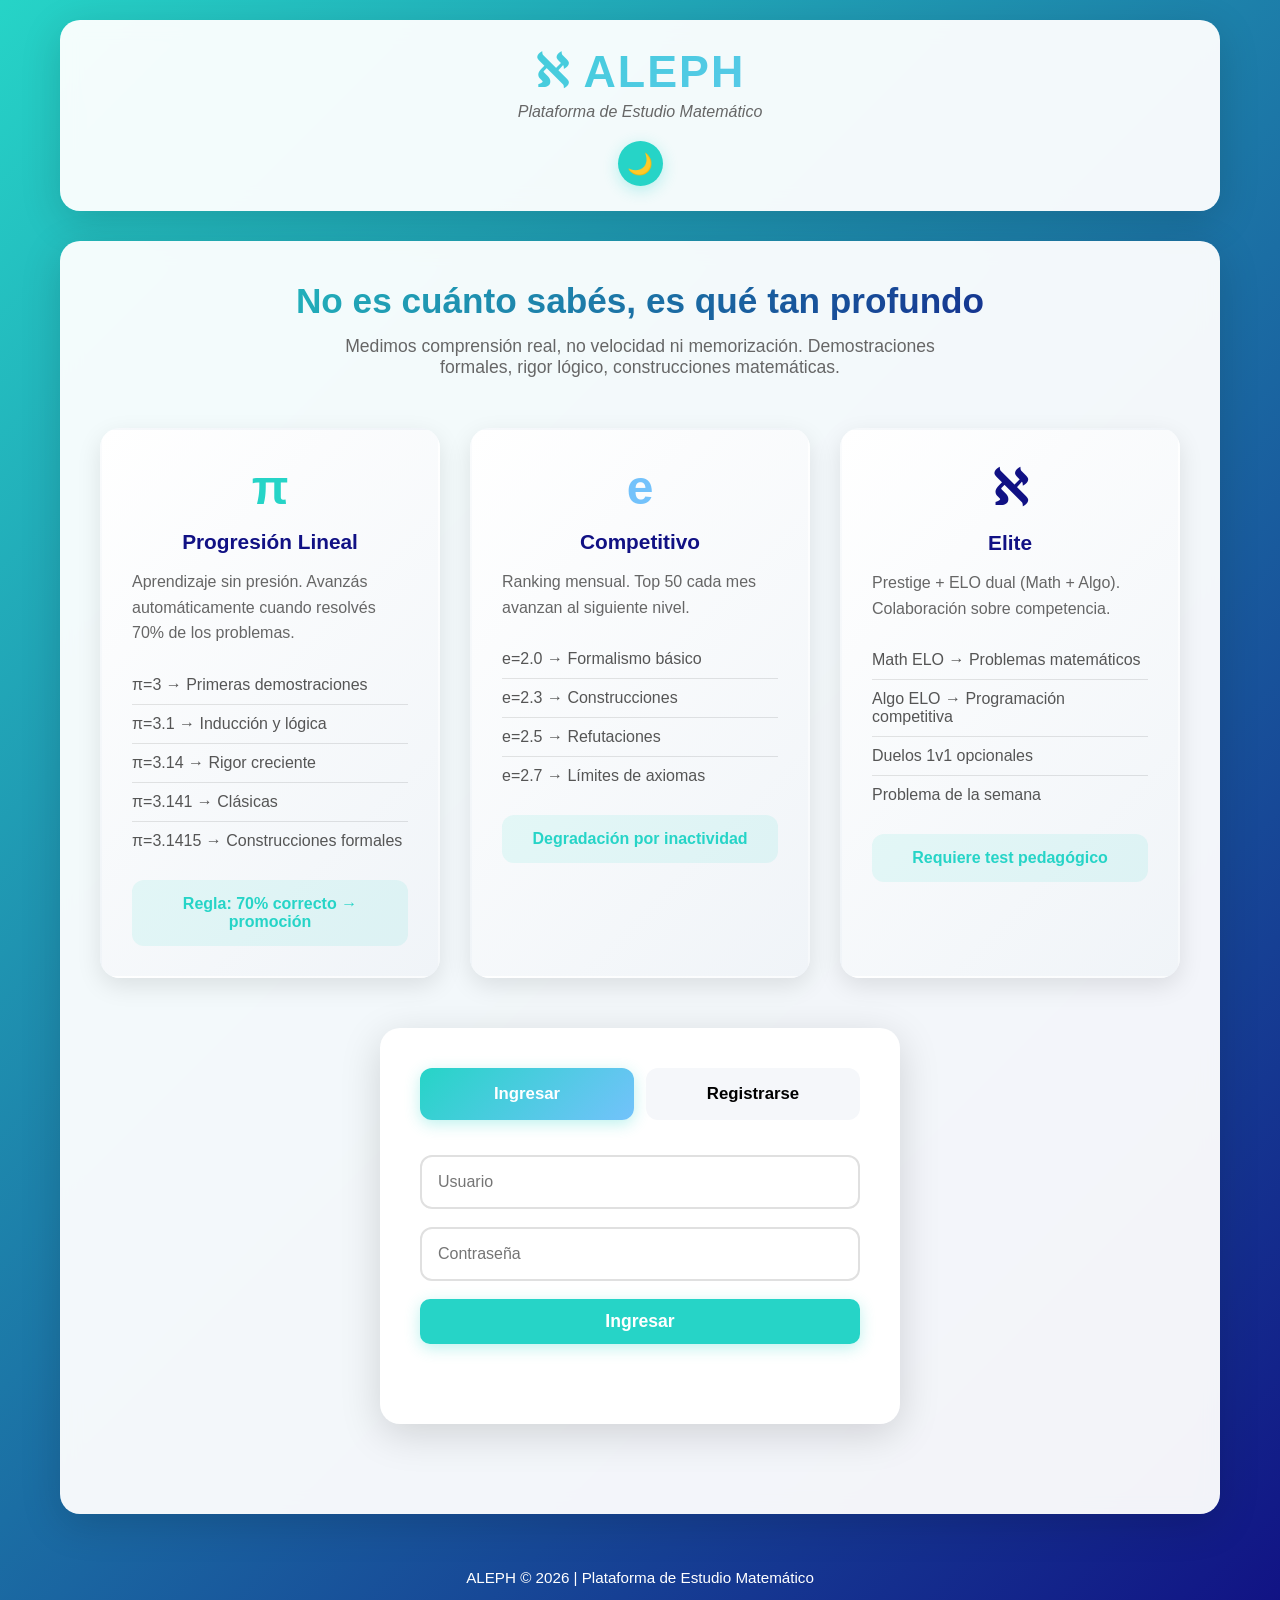
<file: frontend/index.html>
<!DOCTYPE html>
<html lang="es">
<head>
    <meta charset="UTF-8">
    <meta name="viewport" content="width=device-width, initial-scale=1.0">
    <title>ALEPH - Plataforma de Estudio Matemático</title>
    <link rel="stylesheet" href="css/style.css">
</head>
<body>
    <div class="container">
        <header>
            <h1>ℵ ALEPH</h1>
            <p class="tagline">Plataforma de Estudio Matemático</p>
            <div style="text-align: center;">
<button class="dark-mode-toggle" id="darkModeBtn" title="Cambiar tema">🌙</button>
            </div>
        </header>

        <main>
            <section class="hero">
                <h2>No es cuánto sabés, es qué tan profundo</h2>
                <p>Medimos comprensión real, no velocidad ni memorización. Demostraciones formales, rigor lógico, construcciones matemáticas.</p>
            </section>

            <section class="levels">
                <div class="level-card">
                    <h3 class="pi">π</h3>
                    <h4>Progresión Lineal</h4>
                    <p>Aprendizaje sin presión. Avanzás automáticamente cuando resolvés 70% de los problemas.</p>
                    <ul>
                        <li>π=3 → Primeras demostraciones</li>
                        <li>π=3.1 → Inducción y lógica</li>
                        <li>π=3.14 → Rigor creciente</li>
                        <li>π=3.141 → Clásicas</li>
                        <li>π=3.1415 → Construcciones formales</li>
                    </ul>
                    <div class="progression">
                        Regla: 70% correcto → promoción
                    </div>
                </div>

                <div class="level-card">
                    <h3 class="euler">e</h3>
                    <h4>Competitivo</h4>
                    <p>Ranking mensual. Top 50 cada mes avanzan al siguiente nivel.</p>
                    <ul>
                        <li>e=2.0 → Formalismo básico</li>
                        <li>e=2.3 → Construcciones</li>
                        <li>e=2.5 → Refutaciones</li>
                        <li>e=2.7 → Límites de axiomas</li>
                    </ul>
                    <div class="progression">
                        Degradación por inactividad
                    </div>
                </div>

                <div class="level-card">
                    <h3 class="aleph">ℵ</h3>
                    <h4>Elite</h4>
                    <p>Prestige + ELO dual (Math + Algo). Colaboración sobre competencia.</p>
                    <ul>
                        <li>Math ELO → Problemas matemáticos</li>
                        <li>Algo ELO → Programación competitiva</li>
                        <li>Duelos 1v1 opcionales</li>
                        <li>Problema de la semana</li>
                    </ul>
                    <div class="progression">
                        Requiere test pedagógico
                    </div>
                </div>
            </section>

            <section class="auth">
                <div class="auth-container">
                    <div class="auth-tabs">
                        <button class="tab active" onclick="showLogin()">Ingresar</button>
                        <button class="tab" onclick="showRegister()">Registrarse</button>
                    </div>

                    <form id="loginForm" class="auth-form" onsubmit="return handleLogin(event)">
                        <input type="text" id="loginUsername" placeholder="Usuario" required>
                        <input type="password" id="loginPassword" placeholder="Contraseña" required>
                        <button type="submit">Ingresar</button>
                        <div id="loginError" class="error"></div>
                    </form>

                    <form id="registerForm" class="auth-form" style="display: none;" onsubmit="return handleRegister(event)">
                        <input type="text" id="registerUsername" placeholder="Usuario" required>
                        <input type="email" id="registerEmail" placeholder="Email" required>
                        <input type="password" id="registerPassword" placeholder="Contraseña" required>
                        <button type="submit">Crear Cuenta</button>
                        <div id="registerError" class="error"></div>
                    </form>
                </div>
            </section>
        </main>

        <footer>
            <p>ALEPH © 2026 | Plataforma de Estudio Matemático</p>
        </footer>
    </div>

    <script src="js/app.js"></script>
</body>
</html>
</file>
<file: frontend/css/style.css>
/* ALEPH - Plataforma de Estudio Matemático */
/* Paleta: #26D4C7 (turquesa), #111184 (azul profundo), #73C2FB (azul claro) */

:root {
    --primary: #26D4C7;
    --dark: #111184;
    --accent: #73C2FB;
    --bg-light: #f8f9fa;
    --bg-dark: #0a0a1f;
    --text-light: #2d3748;
    --text-dark: #e2e8f0;
    --card-light: #ffffff;
    --card-dark: #1a1a3e;
}

* {
    margin: 0;
    padding: 0;
    box-sizing: border-box;
}

body {
    font-family: 'Inter', 'Segoe UI', Tahoma, sans-serif;
    background: linear-gradient(135deg, var(--primary) 0%, var(--dark) 100%);
    min-height: 100vh;
    color: var(--text-light);
    transition: background 0.3s ease;
}

body.dark-mode {
    background: linear-gradient(135deg, var(--dark) 0%, #000000 100%);
    color: var(--text-dark);
}

.container {
    max-width: 1200px;
    margin: 0 auto;
    padding: 20px;
}

/* ========== HEADER ========== */
header {
    background: rgba(255, 255, 255, 0.95);
    padding: 25px 35px;
    border-radius: 20px;
    margin-bottom: 30px;
    box-shadow: 0 10px 40px rgba(0, 0, 0, 0.15);
    backdrop-filter: blur(10px);
}

body.dark-mode header {
    background: rgba(26, 26, 62, 0.95);
}

header h1 {
    font-size: 2.8em;
    background: linear-gradient(135deg, var(--primary), var(--accent));
    -webkit-background-clip: text;
    -webkit-text-fill-color: transparent;
    background-clip: text;
    text-align: center;
    margin-bottom: 5px;
    font-weight: 800;
    letter-spacing: 2px;
}

.tagline {
    text-align: center;
    font-style: italic;
    color: #666;
    font-size: 1em;
    margin-bottom: 20px;
}

body.dark-mode .tagline {
    color: #999;
}

.header-content {
    display: flex;
    justify-content: space-between;
    align-items: center;
    flex-wrap: wrap;
    gap: 15px;
}

.user-info {
    display: flex;
    gap: 15px;
    align-items: center;
}

.level-badge {
    background: linear-gradient(135deg, var(--primary), var(--accent));
    color: white;
    padding: 8px 18px;
    border-radius: 25px;
    font-weight: bold;
    font-size: 0.95em;
    box-shadow: 0 4px 15px rgba(38, 212, 199, 0.3);
}

#username {
    font-weight: 600;
    color: var(--dark);
}

body.dark-mode #username {
    color: var(--text-dark);
}

/* Dark mode toggle */
.dark-mode-toggle {
    background: var(--primary);
    border: none;
    color: white;
    width: 45px;
    height: 45px;
    border-radius: 50%;
    cursor: pointer;
    font-size: 1.3em;
    transition: all 0.3s ease;
    box-shadow: 0 4px 15px rgba(38, 212, 199, 0.3);
}

.dark-mode-toggle:hover {
    transform: scale(1.1);
    box-shadow: 0 6px 20px rgba(38, 212, 199, 0.5);
}

body.dark-mode .dark-mode-toggle {
    background: var(--accent);
}

/* ========== MAIN CONTENT ========== */
main {
    background: rgba(255, 255, 255, 0.95);
    padding: 40px;
    border-radius: 20px;
    box-shadow: 0 10px 40px rgba(0, 0, 0, 0.15);
    backdrop-filter: blur(10px);
    margin-bottom: 30px;
}

body.dark-mode main {
    background: rgba(26, 26, 62, 0.95);
}

h2 {
    color: var(--dark);
    margin-bottom: 25px;
    font-size: 1.8em;
    font-weight: 700;
}

body.dark-mode h2 {
    color: var(--primary);
}

/* ========== HERO ========== */
.hero {
    text-align: center;
    margin-bottom: 50px;
}

.hero h2 {
    font-size: 2.2em;
    background: linear-gradient(135deg, var(--primary), var(--dark));
    -webkit-background-clip: text;
    -webkit-text-fill-color: transparent;
    background-clip: text;
    margin-bottom: 15px;
}

.hero p {
    font-size: 1.1em;
    color: #666;
    max-width: 600px;
    margin: 0 auto;
}

body.dark-mode .hero p {
    color: #aaa;
}

/* ========== LEVELS ========== */
.levels {
    display: grid;
    grid-template-columns: repeat(auto-fit, minmax(320px, 1fr));
    gap: 30px;
    margin-bottom: 50px;
}

.level-card {
    background: linear-gradient(135deg, #ffffff 0%, #f0f4f8 100%);
    padding: 30px;
    border-radius: 20px;
    box-shadow: 0 8px 25px rgba(0, 0, 0, 0.1);
    transition: all 0.3s ease;
    border: 2px solid transparent;
}

body.dark-mode .level-card {
    background: linear-gradient(135deg, var(--card-dark) 0%, #0f0f2e 100%);
}

.level-card:hover {
    transform: translateY(-8px);
    box-shadow: 0 15px 40px rgba(38, 212, 199, 0.2);
    border-color: var(--primary);
}

.level-card h3 {
    font-size: 3em;
    text-align: center;
    margin-bottom: 15px;
}

.level-card h3.pi { color: var(--primary); }
.level-card h3.euler { color: var(--accent); }
.level-card h3.aleph { color: var(--dark); }

body.dark-mode .level-card h3.aleph { color: var(--primary); }

.level-card h4 {
    font-size: 1.3em;
    color: var(--dark);
    margin-bottom: 15px;
    text-align: center;
}

body.dark-mode .level-card h4 {
    color: var(--text-dark);
}

.level-card p {
    color: #666;
    line-height: 1.6;
    margin-bottom: 15px;
}

body.dark-mode .level-card p {
    color: #aaa;
}

.level-card ul {
    list-style: none;
    margin: 20px 0;
}

.level-card li {
    padding: 10px 0;
    border-bottom: 1px solid rgba(0, 0, 0, 0.1);
    color: #555;
}

body.dark-mode .level-card li {
    border-bottom: 1px solid rgba(255, 255, 255, 0.1);
    color: #bbb;
}

.level-card li:last-child {
    border-bottom: none;
}

.progression {
    margin-top: 20px;
    padding: 15px;
    background: rgba(38, 212, 199, 0.1);
    border-radius: 12px;
    font-weight: 600;
    color: var(--primary);
    text-align: center;
}

/* ========== STATS ========== */
.stats {
    display: grid;
    grid-template-columns: repeat(auto-fit, minmax(220px, 1fr));
    gap: 25px;
    margin-bottom: 40px;
}

.stat-card {
    background: linear-gradient(135deg, var(--primary) 0%, var(--accent) 100%);
    color: white;
    padding: 30px;
    border-radius: 18px;
    text-align: center;
    box-shadow: 0 8px 25px rgba(38, 212, 199, 0.3);
    transition: transform 0.3s ease;
}

.stat-card:hover {
    transform: translateY(-5px);
}

.stat-card h3 {
    font-size: 0.95em;
    opacity: 0.9;
    margin-bottom: 12px;
    color: white;
}

.stat-value {
    font-size: 2.8em;
    font-weight: bold;
}

/* ========== PROBLEMS ========== */
.filter {
    margin-bottom: 25px;
}

.filter select {
    padding: 12px 18px;
    border: 2px solid var(--primary);
    border-radius: 12px;
    font-size: 1em;
    margin-left: 10px;
    background: white;
    color: var(--dark);
    cursor: pointer;
    transition: all 0.3s ease;
}

body.dark-mode .filter select {
    background: var(--card-dark);
    color: var(--text-dark);
}

.filter select:focus {
    outline: none;
    box-shadow: 0 0 0 3px rgba(38, 212, 199, 0.2);
}

.problem-list {
    display: grid;
    gap: 18px;
}

.problem-item {
    background: #f8f9fa;
    padding: 22px;
    border-radius: 15px;
    cursor: pointer;
    transition: all 0.3s ease;
    border: 2px solid transparent;
}

body.dark-mode .problem-item {
    background: var(--card-dark);
}

.problem-item:hover {
    background: #e8f4f8;
    border-color: var(--primary);
    transform: translateX(5px);
}

body.dark-mode .problem-item:hover {
    background: #252550;
}

.problem-item h3 {
    color: var(--dark);
    margin-bottom: 8px;
    font-size: 1.2em;
}

body.dark-mode .problem-item h3 {
    color: var(--primary);
}

.level-tag {
    display: inline-block;
    background: var(--primary);
    color: white;
    padding: 6px 14px;
    border-radius: 8px;
    font-size: 0.85em;
    font-weight: 600;
}

/* ========== PROBLEM VIEW ========== */
.back-btn {
    padding: 12px 24px;
    background: #e0e0e0;
    border: none;
    border-radius: 10px;
    cursor: pointer;
    margin-bottom: 25px;
    font-size: 1em;
    transition: all 0.3s ease;
}

body.dark-mode .back-btn {
    background: var(--card-dark);
    color: var(--text-dark);
}

.back-btn:hover {
    background: var(--primary);
    color: white;
}

.problem-statement {
    background: #f8f9fa;
    padding: 35px;
    border-radius: 15px;
    margin: 25px 0;
    font-size: 1.15em;
    line-height: 1.9;
    border-left: 5px solid var(--primary);
}

body.dark-mode .problem-statement {
    background: var(--card-dark);
}

.answer-form {
    display: flex;
    gap: 15px;
    margin: 25px 0;
}

.answer-form input {
    flex: 1;
    padding: 16px;
    border: 2px solid var(--primary);
    border-radius: 12px;
    font-size: 1em;
    transition: all 0.3s ease;
}

body.dark-mode .answer-form input {
    background: var(--card-dark);
    color: var(--text-dark);
}

.answer-form input:focus {
    outline: none;
    box-shadow: 0 0 0 3px rgba(38, 212, 199, 0.2);
}

.answer-form button {
    padding: 16px 35px;
    background: linear-gradient(135deg, var(--primary), var(--accent));
    color: white;
    border: none;
    border-radius: 12px;
    cursor: pointer;
    font-size: 1em;
    font-weight: 600;
    transition: all 0.3s ease;
    box-shadow: 0 4px 15px rgba(38, 212, 199, 0.3);
}

.answer-form button:hover {
    transform: translateY(-2px);
    box-shadow: 0 6px 20px rgba(38, 212, 199, 0.5);
}

.result {
    padding: 22px;
    border-radius: 12px;
    margin-top: 25px;
    font-size: 1.15em;
    text-align: center;
    font-weight: 600;
    display: none;  /* Oculto por default */
}

.result.correct {
    background: #d4edda;
    color: #155724;
    border: 2px solid #c3e6cb;
}

.result.incorrect {
    background: #f8d7da;
    color: #721c24;
    border: 2px solid #f5c6cb;
}

/* ========== AUTH ========== */
.auth {
    max-width: 520px;
    margin: 50px auto;
}

.auth-container {
    background: white;
    padding: 40px;
    border-radius: 20px;
    box-shadow: 0 10px 40px rgba(0, 0, 0, 0.15);
}

body.dark-mode .auth-container {
    background: var(--card-dark);
}

.auth-tabs {
    display: flex;
    gap: 12px;
    margin-bottom: 35px;
}

.tab {
    flex: 1;
    padding: 16px;
    border: none;
    background: #f5f7fa;
    cursor: pointer;
    border-radius: 12px;
    font-size: 1.05em;
    transition: all 0.3s ease;
    font-weight: 600;
}

body.dark-mode .tab {
    background: #0f0f2e;
    color: var(--text-dark);
}

.tab.active {
    background: linear-gradient(135deg, var(--primary), var(--accent));
    color: white;
    box-shadow: 0 4px 15px rgba(38, 212, 199, 0.3);
}

.auth-form {
    display: flex;
    flex-direction: column;
    gap: 18px;
}

.auth-form input {
    padding: 16px;
    border: 2px solid #e0e0e0;
    border-radius: 12px;
    font-size: 1em;
    transition: all 0.3s ease;
}

body.dark-mode .auth-form input {
    background: #0f0f2e;
    color: var(--text-dark);
    border-color: #333;
}

.auth-form input:focus {
    outline: none;
    border-color: var(--primary);
    box-shadow: 0 0 0 3px rgba(38, 212, 199, 0.1);
}

.auth-form button {
    padding: 16px;
    background: linear-gradient(135deg, var(--primary), var(--accent));
    color: white;
    border: none;
    border-radius: 12px;
    font-size: 1.1em;
    cursor: pointer;
    font-weight: 600;
    transition: all 0.3s ease;
    box-shadow: 0 4px 15px rgba(38, 212, 199, 0.3);
}

.auth-form button:hover {
    transform: translateY(-2px);
    box-shadow: 0 6px 20px rgba(38, 212, 199, 0.5);
}

.error {
    color: #e74c3c;
    font-size: 0.9em;
    min-height: 22px;
}

/* ========== SUBMISSIONS ========== */
.submissions-list {
    display: grid;
    gap: 12px;
}

.submission-item {
    background: #f8f9fa;
    padding: 18px;
    border-radius: 12px;
    display: flex;
    justify-content: space-between;
    align-items: center;
}

body.dark-mode .submission-item {
    background: var(--card-dark);
}

.submission-item.correct {
    border-left: 5px solid #28a745;
}

.submission-item.incorrect {
    border-left: 5px solid #dc3545;
}

/* ========== BUTTONS ========== */
button {
    font-family: inherit;
}

button:not(.tab):not(.back-btn):not(.dark-mode-toggle) {
    background: var(--primary);
    color: white;
    border: none;
    padding: 12px 24px;
    border-radius: 10px;
    cursor: pointer;
    font-weight: 600;
    transition: all 0.3s ease;
}

button:not(.tab):not(.back-btn):not(.dark-mode-toggle):hover {
    background: var(--accent);
    transform: translateY(-2px);
}

/* ========== FOOTER ========== */
footer {
    text-align: center;
    color: white;
    padding: 25px;
    font-size: 0.95em;
}

/* ========== RESPONSIVE ========== */
@media (max-width: 768px) {
    .header-content {
        flex-direction: column;
        text-align: center;
    }

    .levels, .stats {
        grid-template-columns: 1fr;
    }

    .answer-form {
        flex-direction: column;
    }

    header h1 {
        font-size: 2em;
    }
}
</file>
